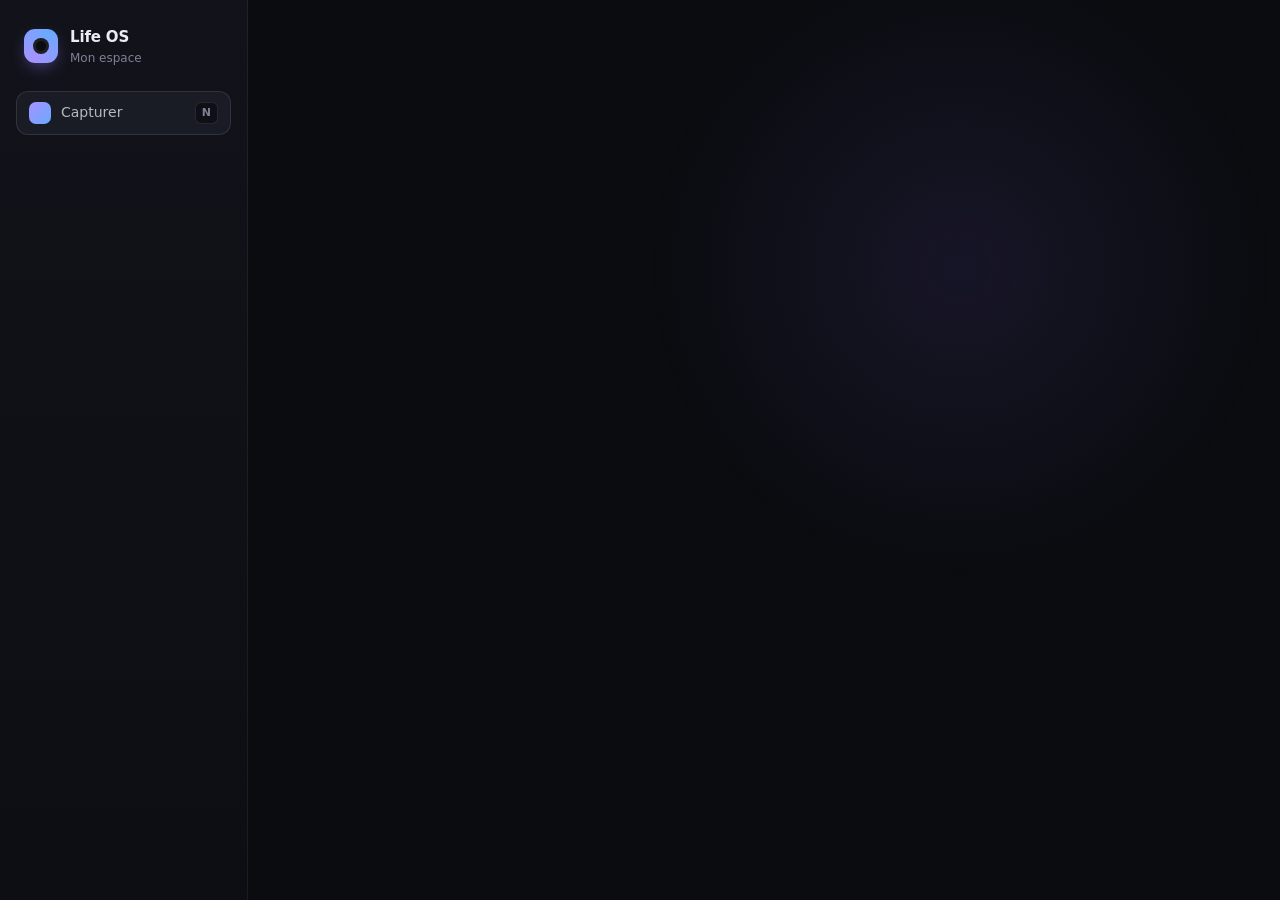
<file: index.html>
<!doctype html>
<html lang="fr"><head><meta charset="utf-8"><title>Life OS</title>
<meta http-equiv="refresh" content="0; url=lifeos/index.html"></head>
<body style="background:#0b0c10"><a href="lifeos/index.html" style="color:#9d8cff">Ouvrir Life OS</a></body></html>
</file>
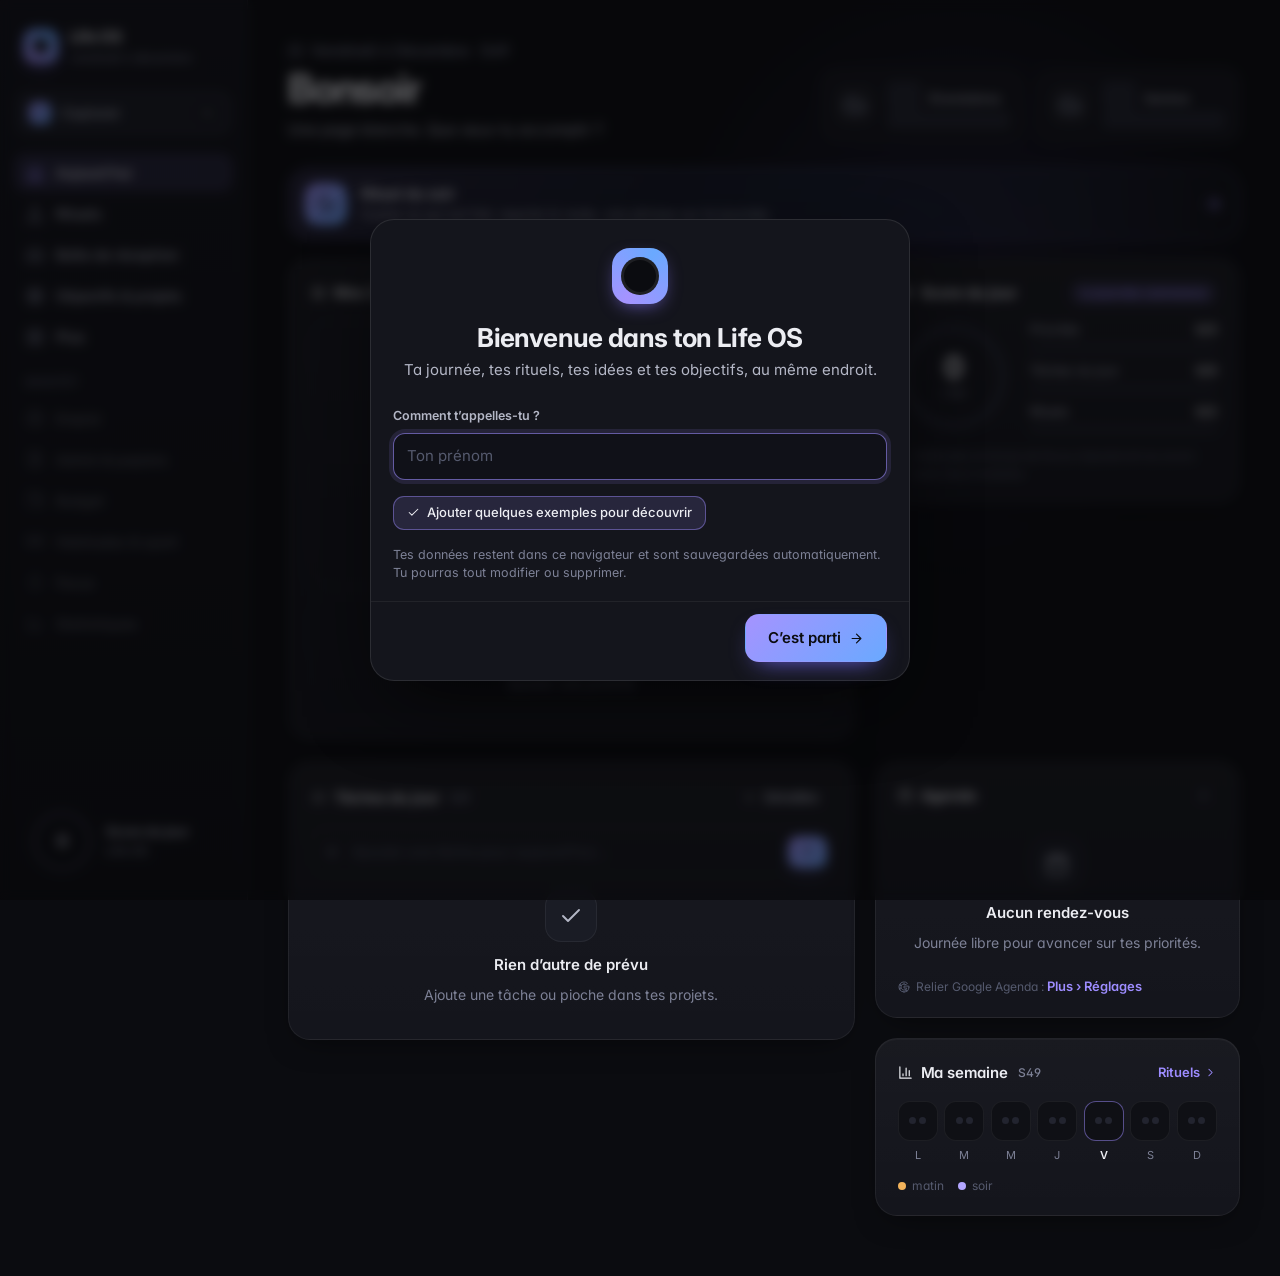
<file: lifeos/index.html>
<!doctype html>
<html lang="fr">
<head>
  <meta charset="utf-8" />
  <meta name="viewport" content="width=device-width, initial-scale=1, viewport-fit=cover" />
  <title>Life OS</title>
  <meta name="description" content="Mon tableau de bord personnel : journée, rituels, boîte de réception, objectifs et projets." />
  <meta name="theme-color" content="#0b0c10" />
  <meta name="apple-mobile-web-app-capable" content="yes" />
  <meta name="apple-mobile-web-app-status-bar-style" content="black-translucent" />
  <meta name="apple-mobile-web-app-title" content="Life OS" />
  <link rel="manifest" href="manifest.webmanifest" />
  <link rel="icon" href="assets/icon.svg" type="image/svg+xml" />
  <link rel="apple-touch-icon" href="assets/icon.svg" />
  <link rel="preconnect" href="https://fonts.googleapis.com" />
  <link rel="preconnect" href="https://fonts.gstatic.com" crossorigin />
  <link href="https://fonts.googleapis.com/css2?family=Inter:wght@400;500;600;700&display=swap" rel="stylesheet" />
  <link rel="stylesheet" href="assets/css/app.css" />
</head>
<body>
  <div class="app">
    <!-- Barre latérale (ordinateur) -->
    <aside class="sidebar" aria-label="Navigation principale">
      <div class="brand">
        <div class="brand-mark" aria-hidden="true"></div>
        <div>
          <div class="brand-name">Life OS</div>
          <div class="brand-sub" id="brand-sub">Mon espace</div>
        </div>
      </div>
      <button class="capture-btn" data-global="capture">
        <span class="ico" data-icon="plus"></span>
        <span>Capturer</span>
        <kbd>N</kbd>
      </button>
      <nav class="side-nav" id="side-nav"></nav>
      <div class="side-foot" id="side-foot"></div>
    </aside>

    <!-- Contenu -->
    <main class="main" id="main">
      <div class="view" id="view" tabindex="-1"></div>
    </main>

    <!-- Barre d'onglets (téléphone) -->
    <nav class="tabbar" id="tabbar" aria-label="Onglets"></nav>
    <button class="fab" data-global="capture" aria-label="Capture rapide"><span data-icon="plus"></span></button>
  </div>

  <div id="layer"></div>
  <div class="toasts" id="toasts" aria-live="polite"></div>

  <script src="assets/js/icons.js"></script>
  <script src="assets/js/utils.js"></script>
  <script src="assets/js/store.js"></script>
  <script src="assets/js/model.js"></script>
  <script src="assets/js/ui.js"></script>
  <script src="assets/js/services.js"></script>
  <script src="assets/js/components.js"></script>
  <script src="assets/js/views/today.js"></script>
  <script src="assets/js/views/rituals.js"></script>
  <script src="assets/js/views/inbox.js"></script>
  <script src="assets/js/views/projects.js"></script>
  <script src="assets/js/views/more.js"></script>
  <script src="assets/js/app.js"></script>
</body>
</html>
</file>
<file: lifeos/assets/css/app.css>
/* ==========================================================================
   Life OS — thème sombre
   ========================================================================== */
:root {
  --bg: #0b0c10;
  --bg-2: #0f1015;
  --surface: #14151c;
  --surface-2: #1a1c25;
  --surface-3: #22242f;
  --line: rgba(255, 255, 255, 0.06);
  --line-2: rgba(255, 255, 255, 0.1);
  --text: #ecedf2;
  --text-2: #b4b7c6;
  --muted: #7d8196;
  --faint: #555a6e;

  --accent: #9d8cff;
  --accent-2: #5fa8ff;
  --accent-soft: rgba(157, 140, 255, 0.14);
  --grad: linear-gradient(135deg, #a593ff 0%, #6aa9ff 100%);

  --ok: #4fd1a1;
  --ok-soft: rgba(79, 209, 161, 0.14);
  --warn: #f2b35b;
  --warn-soft: rgba(242, 179, 91, 0.14);
  --danger: #ff6b7a;
  --danger-soft: rgba(255, 107, 122, 0.14);

  --r-xs: 8px;
  --r-sm: 12px;
  --r: 16px;
  --r-lg: 22px;
  --r-xl: 28px;

  --shadow: 0 1px 0 rgba(255, 255, 255, 0.03) inset, 0 10px 30px -12px rgba(0, 0, 0, 0.6);
  --shadow-lg: 0 30px 80px -20px rgba(0, 0, 0, 0.75);

  --ease: cubic-bezier(0.22, 1, 0.36, 1);
  --spring: cubic-bezier(0.34, 1.56, 0.64, 1);

  --sidebar-w: 248px;
  --tabbar-h: 64px;
  --safe-b: env(safe-area-inset-bottom, 0px);
  --font: "Inter", ui-sans-serif, system-ui, -apple-system, "Segoe UI", Roboto, sans-serif;
  color-scheme: dark;
}

* { box-sizing: border-box; }
html, body { margin: 0; padding: 0; }
html { -webkit-text-size-adjust: 100%; }
body {
  background: var(--bg);
  color: var(--text);
  font-family: var(--font);
  font-size: 15px;
  line-height: 1.5;
  -webkit-font-smoothing: antialiased;
  -moz-osx-font-smoothing: grayscale;
  font-feature-settings: "cv11", "ss01";
  overflow-x: hidden;
}
body::before {
  content: "";
  position: fixed;
  inset: -20% -10% auto auto;
  width: 70vw; height: 70vw;
  max-width: 900px; max-height: 900px;
  background: radial-gradient(closest-side, rgba(130, 110, 255, 0.10), transparent 70%);
  pointer-events: none;
  z-index: 0;
}
button, input, textarea, select { font: inherit; color: inherit; }
button { cursor: pointer; background: none; border: 0; padding: 0; -webkit-tap-highlight-color: transparent; }
a { color: inherit; text-decoration: none; }
::selection { background: rgba(157, 140, 255, 0.35); }
.ico, [data-icon] { display: inline-flex; align-items: center; justify-content: center; flex: none; }
svg.i { width: 1em; height: 1em; stroke: currentColor; fill: none; stroke-width: 1.9; stroke-linecap: round; stroke-linejoin: round; }
.num { font-variant-numeric: tabular-nums; }
.muted { color: var(--muted); }
.sr-only { position: absolute; width: 1px; height: 1px; overflow: hidden; clip: rect(0 0 0 0); white-space: nowrap; }

:focus-visible { outline: 2px solid var(--accent); outline-offset: 2px; border-radius: 8px; }

/* Scrollbars discrètes */
* { scrollbar-width: thin; scrollbar-color: #2a2d3a transparent; }
*::-webkit-scrollbar { width: 10px; height: 10px; }
*::-webkit-scrollbar-thumb { background: #262935; border-radius: 10px; border: 3px solid var(--bg); }

/* ==========================================================================
   Structure
   ========================================================================== */
.app { position: relative; z-index: 1; min-height: 100vh; }
.main {
  min-height: 100vh;
  padding: 0 16px calc(var(--tabbar-h) + var(--safe-b) + 40px);
}
.view { max-width: 1180px; margin: 0 auto; outline: none; }
.view.enter > * { animation: rise .5s var(--ease) both; }
.view.enter > *:nth-child(2) { animation-delay: .04s; }
.view.enter > *:nth-child(3) { animation-delay: .08s; }
.view.enter > *:nth-child(4) { animation-delay: .12s; }
.view.enter > *:nth-child(5) { animation-delay: .16s; }
@keyframes rise { from { opacity: 0; transform: translateY(10px); } to { opacity: 1; transform: none; } }
@keyframes fade { from { opacity: 0; } to { opacity: 1; } }

/* Barre latérale */
.sidebar { display: none; }
@media (min-width: 900px) {
  .sidebar {
    display: flex; flex-direction: column; gap: 6px;
    position: fixed; top: 0; left: 0; bottom: 0;
    width: var(--sidebar-w);
    padding: 22px 14px 18px;
    background: linear-gradient(180deg, rgba(20, 21, 28, 0.85), rgba(14, 15, 20, 0.85));
    border-right: 1px solid var(--line);
    backdrop-filter: blur(20px);
    z-index: 20;
  }
  .main { margin-left: var(--sidebar-w); padding: 0 40px 60px; }
  .tabbar, .fab { display: none !important; }
}
.brand { display: flex; align-items: center; gap: 12px; padding: 4px 10px 18px; }
.brand-mark {
  width: 34px; height: 34px; border-radius: 11px;
  background: conic-gradient(from 210deg, #a593ff, #6aa9ff, #a593ff);
  position: relative; box-shadow: 0 6px 18px -6px rgba(140, 120, 255, .7);
}
.brand-mark::after { content: ""; position: absolute; inset: 9px; border-radius: 50%; background: var(--bg); box-shadow: 0 0 0 3px rgba(255,255,255,.08) inset; }
.brand-name { font-weight: 700; letter-spacing: -0.01em; }
.brand-sub { font-size: 12px; color: var(--muted); }

.capture-btn {
  display: flex; align-items: center; gap: 10px;
  padding: 10px 12px; margin: 0 2px 12px;
  border-radius: var(--r-sm);
  background: var(--surface-2); border: 1px solid var(--line-2);
  color: var(--text-2); font-weight: 500; font-size: 14px;
  transition: border-color .2s, background .2s, color .2s;
}
.capture-btn:hover { border-color: rgba(157,140,255,.4); color: var(--text); background: var(--surface-3); }
.capture-btn .ico { width: 22px; height: 22px; border-radius: 7px; background: var(--grad); color: #0b0c10; font-size: 14px; }
.capture-btn kbd { margin-left: auto; }
kbd {
  font-family: var(--font); font-size: 11px; font-weight: 600; color: var(--muted);
  padding: 2px 6px; border-radius: 6px; border: 1px solid var(--line-2); background: var(--bg-2);
}

.side-nav { display: flex; flex-direction: column; gap: 2px; }
.side-label { font-size: 11px; text-transform: uppercase; letter-spacing: .08em; color: var(--faint); padding: 16px 12px 6px; font-weight: 600; }
.nav-item {
  display: flex; align-items: center; gap: 12px;
  padding: 9px 12px; border-radius: var(--r-sm);
  color: var(--text-2); font-weight: 500; font-size: 14px;
  transition: background .2s, color .2s;
  position: relative;
}
.nav-item .ico { font-size: 18px; color: var(--muted); transition: color .2s; }
.nav-item:hover { background: rgba(255,255,255,.03); color: var(--text); }
.nav-item.active { background: var(--accent-soft); color: var(--text); }
.nav-item.active .ico { color: var(--accent); }
.nav-item.soon { opacity: .45; cursor: default; }
.nav-item.soon:hover { background: none; color: var(--text-2); }
.nav-badge {
  margin-left: auto; min-width: 20px; height: 20px; padding: 0 6px;
  border-radius: 10px; font-size: 11px; font-weight: 600;
  display: inline-flex; align-items: center; justify-content: center;
  background: var(--surface-3); color: var(--text-2);
}
.nav-item.active .nav-badge { background: rgba(157,140,255,.25); color: #fff; }
.side-foot { margin-top: auto; padding: 0 4px; }

/* Barre d'onglets mobile */
.tabbar {
  position: fixed; left: 0; right: 0; bottom: 0; z-index: 30;
  display: grid; grid-template-columns: repeat(5, 1fr);
  height: calc(var(--tabbar-h) + var(--safe-b));
  padding-bottom: var(--safe-b);
  background: rgba(14, 15, 20, 0.82);
  backdrop-filter: blur(24px) saturate(1.4);
  -webkit-backdrop-filter: blur(24px) saturate(1.4);
  border-top: 1px solid var(--line);
}
.tab {
  display: flex; flex-direction: column; align-items: center; justify-content: center; gap: 3px;
  color: var(--muted); font-size: 10.5px; font-weight: 500; position: relative;
  transition: color .2s;
}
.tab .ico { font-size: 21px; transition: transform .3s var(--spring); }
.tab.active { color: var(--text); }
.tab.active .ico { color: var(--accent); transform: translateY(-1px) scale(1.06); }
.tab .dot {
  position: absolute; top: 9px; left: calc(50% + 8px);
  min-width: 16px; height: 16px; padding: 0 4px; border-radius: 8px;
  background: var(--accent); color: #0b0c10; font-size: 10px; font-weight: 700;
  display: flex; align-items: center; justify-content: center;
}
.fab {
  position: fixed; right: 18px; bottom: calc(var(--tabbar-h) + var(--safe-b) + 16px); z-index: 31;
  width: 56px; height: 56px; border-radius: 18px;
  background: var(--grad); color: #0b0c10; font-size: 26px;
  box-shadow: 0 14px 30px -10px rgba(120, 110, 255, .8), 0 0 0 1px rgba(255,255,255,.15) inset;
  transition: transform .25s var(--spring);
}
.fab:active { transform: scale(.92); }
body.ritual-open .fab { display: none; }

/* ==========================================================================
   En-têtes de page
   ========================================================================== */
.page-head { padding: 26px 0 18px; display: flex; align-items: flex-end; gap: 16px; flex-wrap: wrap; }
@media (min-width: 900px) { .page-head { padding: 40px 0 26px; } }
.page-head .grow { flex: 1; min-width: 200px; }
.eyebrow { font-size: 12px; font-weight: 600; letter-spacing: .08em; text-transform: uppercase; color: var(--muted); margin-bottom: 6px; }
.h1 { font-size: 28px; line-height: 1.15; font-weight: 700; letter-spacing: -0.025em; margin: 0; }
@media (min-width: 900px) { .h1 { font-size: 34px; } }
.lead { color: var(--text-2); margin: 6px 0 0; }
.h2 { font-size: 15px; font-weight: 600; margin: 0; letter-spacing: -0.005em; display: flex; align-items: center; gap: 8px; }
.h2 .ico { color: var(--muted); font-size: 16px; }
.count { font-size: 12px; color: var(--muted); font-weight: 500; }

/* ==========================================================================
   Cartes
   ========================================================================== */
.card {
  background: linear-gradient(180deg, rgba(255,255,255,.018), rgba(255,255,255,0)) , var(--surface);
  border: 1px solid var(--line);
  border-radius: var(--r-lg);
  box-shadow: var(--shadow);
  padding: 18px;
}
@media (min-width: 900px) { .card { padding: 20px 22px; } }
.card-head { display: flex; align-items: center; gap: 10px; margin-bottom: 14px; min-height: 28px; }
.card-head .spacer { flex: 1; }
.card.flat { box-shadow: none; }
.card.tight { padding: 14px; }
.stack { display: flex; flex-direction: column; gap: 16px; }
.row { display: flex; align-items: center; gap: 10px; }
.wrap { flex-wrap: wrap; }
.spacer { flex: 1; }

/* ==========================================================================
   Boutons
   ========================================================================== */
.btn {
  display: inline-flex; align-items: center; justify-content: center; gap: 8px;
  height: 40px; padding: 0 16px; border-radius: 12px;
  font-weight: 600; font-size: 14px; white-space: nowrap;
  background: var(--surface-2); border: 1px solid var(--line-2); color: var(--text);
  transition: transform .15s var(--ease), background .2s, border-color .2s, opacity .2s, box-shadow .2s;
}
.btn:hover { background: var(--surface-3); }
.btn:active { transform: scale(.97); }
.btn .ico { font-size: 16px; }
.btn.primary { background: var(--grad); color: #0b0c10; border-color: transparent; box-shadow: 0 10px 24px -12px rgba(120,110,255,.9); }
.btn.primary:hover { filter: brightness(1.06); }
.btn.ghost { background: transparent; border-color: transparent; color: var(--text-2); }
.btn.ghost:hover { background: rgba(255,255,255,.04); color: var(--text); }
.btn.danger { color: var(--danger); }
.btn.danger:hover { background: var(--danger-soft); border-color: rgba(255,107,122,.3); }
.btn.sm { height: 32px; padding: 0 12px; font-size: 13px; border-radius: 10px; }
.btn.lg { height: 48px; padding: 0 22px; font-size: 15px; border-radius: 14px; }
.btn.block { width: 100%; }
.btn[disabled] { opacity: .4; pointer-events: none; }

.icon-btn {
  width: 34px; height: 34px; border-radius: 10px; flex: none;
  display: inline-flex; align-items: center; justify-content: center;
  color: var(--muted); font-size: 17px;
  transition: background .2s, color .2s, transform .15s;
}
.icon-btn:hover { background: rgba(255,255,255,.05); color: var(--text); }
.icon-btn:active { transform: scale(.9); }
.icon-btn.sm { width: 28px; height: 28px; font-size: 15px; border-radius: 8px; }

.link-btn { color: var(--accent); font-weight: 600; font-size: 13px; display: inline-flex; align-items: center; gap: 4px; }
.link-btn:hover { text-decoration: underline; text-underline-offset: 3px; }

/* Puces / chips */
.chips { display: flex; gap: 8px; flex-wrap: wrap; }
.chips.scroll { flex-wrap: nowrap; overflow-x: auto; padding-bottom: 4px; margin: 0 -16px; padding-left: 16px; padding-right: 16px; scrollbar-width: none; }
.chips.scroll::-webkit-scrollbar { display: none; }
@media (min-width: 900px) { .chips.scroll { margin: 0; padding-left: 0; padding-right: 0; flex-wrap: wrap; } }
.chip {
  display: inline-flex; align-items: center; gap: 7px; flex: none;
  height: 34px; padding: 0 13px; border-radius: 11px;
  background: var(--surface); border: 1px solid var(--line-2);
  font-size: 13px; font-weight: 500; color: var(--text-2);
  transition: background .2s, border-color .2s, color .2s, transform .15s;
}
.chip:hover { color: var(--text); border-color: rgba(255,255,255,.16); }
.chip:active { transform: scale(.96); }
.chip.on { background: var(--accent-soft); border-color: rgba(157,140,255,.45); color: var(--text); }
.chip .ico { font-size: 14px; }
.chip .n { color: var(--muted); font-size: 12px; }

.tag {
  display: inline-flex; align-items: center; gap: 5px;
  font-size: 12px; font-weight: 500; color: var(--muted);
  white-space: nowrap; max-width: 100%; overflow: hidden; text-overflow: ellipsis;
}
.tag .ico { font-size: 12px; }
.tag.late { color: var(--danger); }
.tag.today { color: var(--accent); }
.pill {
  display: inline-flex; align-items: center; gap: 6px;
  height: 24px; padding: 0 10px; border-radius: 999px;
  font-size: 12px; font-weight: 600;
  background: var(--surface-3); color: var(--text-2);
}
.pill.ok { background: var(--ok-soft); color: var(--ok); }
.pill.warn { background: var(--warn-soft); color: var(--warn); }
.pill.danger { background: var(--danger-soft); color: var(--danger); }
.pill.accent { background: var(--accent-soft); color: var(--accent); }
.dot-c { width: 8px; height: 8px; border-radius: 50%; flex: none; background: var(--c, var(--accent)); }

/* ==========================================================================
   Formulaires
   ========================================================================== */
.field { display: flex; flex-direction: column; gap: 7px; }
.field > label, .label { font-size: 12.5px; font-weight: 600; color: var(--text-2); }
.input, .textarea, .select {
  width: 100%; border-radius: 12px; border: 1px solid var(--line-2);
  background: var(--bg-2); color: var(--text);
  padding: 11px 13px; font-size: 15px; outline: none;
  transition: border-color .2s, box-shadow .2s, background .2s;
}
.input::placeholder, .textarea::placeholder { color: var(--faint); }
.input:focus, .textarea:focus, .select:focus { border-color: rgba(157,140,255,.6); box-shadow: 0 0 0 4px rgba(157,140,255,.12); background: #101118; }
.textarea { resize: vertical; min-height: 84px; line-height: 1.5; }
.select { appearance: none; background-image: linear-gradient(45deg, transparent 50%, var(--muted) 50%), linear-gradient(135deg, var(--muted) 50%, transparent 50%); background-position: calc(100% - 18px) 50%, calc(100% - 13px) 50%; background-size: 5px 5px; background-repeat: no-repeat; padding-right: 36px; }
.input[type="date"], .input[type="time"] { min-height: 46px; }
.input[type="date"]::-webkit-calendar-picker-indicator, .input[type="time"]::-webkit-calendar-picker-indicator { filter: invert(.75); }
.grid-2 { display: grid; grid-template-columns: 1fr 1fr; gap: 12px; }
.hint { font-size: 12.5px; color: var(--muted); }

.seg { display: inline-flex; padding: 3px; gap: 2px; background: var(--bg-2); border: 1px solid var(--line-2); border-radius: 12px; }
.seg button { height: 32px; padding: 0 14px; border-radius: 9px; font-size: 13px; font-weight: 600; color: var(--muted); display: inline-flex; align-items: center; gap: 6px; transition: background .2s, color .2s; }
.seg button.on { background: var(--surface-3); color: var(--text); box-shadow: 0 1px 0 rgba(255,255,255,.05) inset; }
.seg.full { display: flex; }
.seg.full button { flex: 1; justify-content: center; }

/* Ajout rapide en ligne */
.quick-add {
  display: flex; align-items: center; gap: 10px;
  padding: 4px 4px 4px 12px; border-radius: 13px;
  border: 1px dashed var(--line-2); background: transparent;
  transition: border-color .2s, background .2s;
}
.quick-add:focus-within { border-style: solid; border-color: rgba(157,140,255,.5); background: var(--bg-2); }
.quick-add .ico { color: var(--muted); font-size: 16px; }
.quick-add input { flex: 1; min-width: 0; height: 38px; border: 0; outline: none; background: transparent; font-size: 14.5px; }
.quick-add input::placeholder { color: var(--faint); }

/* ==========================================================================
   Tâches
   ========================================================================== */
.tasks { display: flex; flex-direction: column; }
.task {
  display: flex; align-items: flex-start; gap: 12px;
  padding: 10px 6px 10px 4px; border-radius: 12px;
  transition: background .2s;
  position: relative;
}
.task + .task::before { content: ""; position: absolute; top: 0; left: 40px; right: 6px; height: 1px; background: var(--line); }
.task:hover { background: rgba(255,255,255,.025); }
.task-body { flex: 1; min-width: 0; cursor: pointer; padding-top: 1px; }
.task-title { font-size: 14.5px; font-weight: 500; line-height: 1.4; word-break: break-word; transition: color .25s; }
.task-meta { display: flex; flex-wrap: wrap; gap: 4px 12px; margin-top: 3px; }
.task.done .task-title { color: var(--faint); text-decoration: line-through; text-decoration-color: rgba(255,255,255,.2); }
.task .task-actions { display: flex; gap: 2px; opacity: 0; transition: opacity .2s; }
.task:hover .task-actions, .task:focus-within .task-actions { opacity: 1; }
@media (hover: none) { .task .task-actions { opacity: 1; } }
.task .icon-btn.star.on { color: var(--warn); }
.task .icon-btn.star.on svg { fill: var(--warn); }

.check {
  width: 24px; height: 24px; border-radius: 8px; flex: none; margin-top: 0;
  border: 1.8px solid #3a3e4f; background: transparent;
  display: inline-flex; align-items: center; justify-content: center;
  color: transparent; font-size: 15px;
  transition: border-color .2s, background .25s var(--ease), color .2s, transform .2s;
}
.check:hover { border-color: var(--accent); }
.check.round { border-radius: 50%; }
.check.on { background: var(--grad); border-color: transparent; color: #0b0c10; }
.check.on svg { stroke-width: 3; }
.check.pop { animation: pop .45s var(--spring); }
@keyframes pop { 0% { transform: scale(.7); } 60% { transform: scale(1.18); } 100% { transform: scale(1); } }
.check.lg { width: 28px; height: 28px; border-radius: 9px; font-size: 17px; }

.group-label { display: flex; align-items: center; gap: 8px; font-size: 12px; font-weight: 600; color: var(--muted); text-transform: uppercase; letter-spacing: .06em; padding: 14px 4px 4px; }
.group-label.late { color: var(--danger); }

/* ==========================================================================
   Accueil
   ========================================================================== */
.hero { padding: 26px 0 20px; display: grid; gap: 18px; }
@media (min-width: 900px) { .hero { padding: 40px 0 26px; grid-template-columns: 1fr auto; align-items: end; } }
.hero .date { color: var(--muted); font-weight: 500; text-transform: capitalize; margin-bottom: 4px; display: flex; align-items: center; gap: 8px; }
.hero h1 { font-size: 30px; line-height: 1.12; font-weight: 700; letter-spacing: -0.03em; margin: 0; }
@media (min-width: 900px) { .hero h1 { font-size: 40px; } }
.hero h1 .grad { background: var(--grad); -webkit-background-clip: text; background-clip: text; color: transparent; }
.hero .sub { color: var(--text-2); margin-top: 8px; }

.weather { display: grid; grid-template-columns: minmax(0,1fr) minmax(0,1fr); gap: 10px; }
@media (min-width: 900px) { .weather { width: 420px; } }
.wx {
  padding: 12px 14px; border-radius: var(--r);
  background: var(--surface); border: 1px solid var(--line);
  display: grid; grid-template-columns: auto 1fr; grid-template-rows: auto auto; column-gap: 12px; align-items: center;
}
.wx-ico { grid-row: span 2; width: 40px; height: 40px; border-radius: 12px; display: flex; align-items: center; justify-content: center; font-size: 22px; background: rgba(255,255,255,.04); color: var(--warn); }
.wx-ico.cloud { color: #a9b4d0; } .wx-ico.rain { color: #6aa9ff; } .wx-ico.snow { color: #dfe7ff; } .wx-ico.storm { color: #c9a0ff; } .wx-ico.night { color: #c8c3ff; }
.wx-top { display: flex; align-items: baseline; gap: 8px; min-width: 0; }
.wx-temp { font-size: 20px; font-weight: 700; letter-spacing: -0.02em; }
.wx-city { font-size: 12.5px; color: var(--text-2); font-weight: 500; overflow: hidden; text-overflow: ellipsis; white-space: nowrap; }
.wx-sub { font-size: 12px; color: var(--muted); white-space: nowrap; overflow: hidden; text-overflow: ellipsis; }
.wx.skeleton .wx-temp, .wx.skeleton .wx-sub { background: var(--surface-3); color: transparent; border-radius: 6px; }

.ritual-banner {
  display: flex; align-items: center; gap: 14px;
  padding: 14px 16px; border-radius: var(--r-lg);
  background: linear-gradient(120deg, rgba(165,147,255,.16), rgba(106,169,255,.08) 60%, rgba(255,255,255,.02));
  border: 1px solid rgba(157,140,255,.25);
  margin-bottom: 18px;
  cursor: pointer; transition: transform .2s var(--ease), border-color .2s;
}
.ritual-banner:hover { border-color: rgba(157,140,255,.45); }
.ritual-banner:active { transform: scale(.99); }
.ritual-banner .rb-ico { width: 42px; height: 42px; border-radius: 13px; background: var(--grad); color: #0b0c10; display: flex; align-items: center; justify-content: center; font-size: 21px; flex: none; }
.ritual-banner .rb-t { font-weight: 600; }
.ritual-banner .rb-s { font-size: 13px; color: var(--text-2); }
.ritual-banner .ico.go { margin-left: auto; color: var(--accent); font-size: 20px; }

.today-grid { display: grid; gap: 16px; grid-template-columns: minmax(0, 1fr); grid-template-areas: "prio" "agenda" "tasks" "score" "week"; }
@media (min-width: 1000px) {
  .today-grid { grid-template-columns: minmax(0, 1.55fr) minmax(0, 1fr); grid-template-areas: "prio score" "tasks agenda" "tasks week"; align-items: start; gap: 20px; }
}
.a-prio { grid-area: prio; } .a-tasks { grid-area: tasks; } .a-agenda { grid-area: agenda; } .a-score { grid-area: score; } .a-week { grid-area: week; }

/* Priorités */
.prios { display: grid; gap: 10px; }
.prio {
  display: flex; align-items: center; gap: 14px;
  padding: 14px; border-radius: var(--r);
  background: var(--bg-2); border: 1px solid var(--line);
  transition: border-color .2s, background .2s, transform .2s var(--ease);
  min-height: 64px;
}
.prio .rank { width: 26px; font-size: 13px; font-weight: 700; color: var(--faint); text-align: center; flex: none; }
.prio .p-body { flex: 1; min-width: 0; cursor: pointer; }
.prio .p-title { font-weight: 600; font-size: 15px; line-height: 1.35; word-break: break-word; }
.prio.done { background: linear-gradient(90deg, rgba(79,209,161,.08), transparent); border-color: rgba(79,209,161,.18); }
.prio.done .p-title { color: var(--text-2); text-decoration: line-through; text-decoration-color: rgba(255,255,255,.25); }
.prio.empty { border-style: dashed; border-color: var(--line-2); background: transparent; cursor: pointer; color: var(--muted); }
.prio.empty:hover { border-color: rgba(157,140,255,.45); color: var(--text); background: rgba(157,140,255,.04); }
.prio.empty .p-title { font-weight: 500; font-size: 14px; color: inherit; }
.prio-done-all { display: flex; align-items: center; gap: 10px; margin-top: 12px; padding: 10px 12px; border-radius: 12px; background: var(--ok-soft); color: var(--ok); font-weight: 600; font-size: 13.5px; animation: rise .5s var(--ease); }

/* Score */
.score-wrap { display: flex; align-items: center; gap: 20px; }
.ring { position: relative; width: 112px; height: 112px; flex: none; }
.ring svg { width: 100%; height: 100%; transform: rotate(-90deg); }
.ring .track { stroke: var(--surface-3); }
.ring .bar { stroke: url(#ringGrad); stroke-linecap: round; transition: stroke-dashoffset 1s var(--ease); }
.ring .val { position: absolute; inset: 0; display: flex; flex-direction: column; align-items: center; justify-content: center; }
.ring .val b { font-size: 30px; font-weight: 700; letter-spacing: -0.03em; line-height: 1; }
.ring .val span { font-size: 11px; color: var(--muted); margin-top: 3px; }
.ring.sm { width: 64px; height: 64px; }
.ring.sm .val b { font-size: 17px; }
.ring.lg { width: 150px; height: 150px; }
.ring.lg .val b { font-size: 40px; }
.meters { flex: 1; display: flex; flex-direction: column; gap: 11px; min-width: 0; }
.meter-top { display: flex; justify-content: space-between; font-size: 12.5px; margin-bottom: 5px; color: var(--text-2); }
.meter-top b { font-weight: 600; color: var(--text); }
.bar-track { height: 6px; border-radius: 6px; background: var(--surface-3); overflow: hidden; }
.bar-fill { height: 100%; border-radius: 6px; background: var(--grad); transition: width .8s var(--ease); }
.bar-fill.ok { background: linear-gradient(90deg, #3fbf8f, #6fe0b6); }
.bar-track.lg { height: 10px; border-radius: 10px; }
.score-note { margin-top: 14px; font-size: 12px; color: var(--faint); display: flex; gap: 6px; align-items: center; }

/* Agenda */
.events { display: flex; flex-direction: column; gap: 8px; }
.event {
  display: grid; grid-template-columns: 54px 3px 1fr; gap: 12px; align-items: stretch;
  padding: 10px 10px 10px 4px; border-radius: 12px; cursor: pointer;
  transition: background .2s;
}
.event:hover { background: rgba(255,255,255,.03); }
.event .t { font-size: 13px; font-weight: 600; text-align: right; padding-top: 1px; line-height: 1.3; }
.event .t small { display: block; color: var(--muted); font-weight: 500; font-size: 11.5px; }
.event .bar { border-radius: 3px; background: var(--c, var(--accent)); opacity: .9; }
.event .e-title { font-weight: 600; font-size: 14px; line-height: 1.35; }
.event .e-sub { font-size: 12.5px; color: var(--muted); display: flex; gap: 10px; flex-wrap: wrap; margin-top: 2px; }
.event.past { opacity: .45; }
.event.now { background: rgba(157,140,255,.08); }
.event.now .t { color: var(--accent); }
.src-badge { font-size: 10.5px; font-weight: 600; padding: 1px 6px; border-radius: 5px; background: var(--surface-3); color: var(--muted); }

/* Vides */
.empty {
  display: flex; flex-direction: column; align-items: center; text-align: center; gap: 8px;
  padding: 26px 16px; color: var(--muted); font-size: 14px;
}
.empty .e-ico { width: 52px; height: 52px; border-radius: 16px; background: var(--surface-2); border: 1px solid var(--line); display: flex; align-items: center; justify-content: center; font-size: 24px; color: var(--text-2); margin-bottom: 4px; }
.empty b { color: var(--text); font-weight: 600; font-size: 15px; }
.empty.sm { padding: 14px 8px; }
.empty.big { padding: 56px 16px; }
.empty.big .e-ico { width: 72px; height: 72px; border-radius: 22px; font-size: 32px; background: linear-gradient(135deg, rgba(165,147,255,.18), rgba(106,169,255,.08)); border-color: rgba(157,140,255,.25); color: var(--accent); }

/* ==========================================================================
   Rituels
   ========================================================================== */
.rituals-grid { display: grid; gap: 14px; grid-template-columns: minmax(0, 1fr); }
@media (min-width: 760px) { .rituals-grid { grid-template-columns: repeat(3, 1fr); } }
.ritual-card {
  position: relative; overflow: hidden; cursor: pointer;
  padding: 20px; border-radius: var(--r-lg);
  background: var(--surface); border: 1px solid var(--line);
  display: flex; flex-direction: column; gap: 10px; min-height: 190px;
  transition: transform .25s var(--ease), border-color .25s;
}
.ritual-card:hover { transform: translateY(-2px); border-color: var(--line-2); }
.ritual-card::before { content: ""; position: absolute; inset: auto -30% -60% auto; width: 240px; height: 240px; border-radius: 50%; background: radial-gradient(closest-side, var(--glow), transparent); opacity: .5; pointer-events: none; }
.ritual-card .rc-ico { width: 46px; height: 46px; border-radius: 14px; display: flex; align-items: center; justify-content: center; font-size: 22px; background: var(--glow-soft); color: var(--glow-c); }
.ritual-card .rc-t { font-size: 18px; font-weight: 700; letter-spacing: -0.01em; }
.ritual-card .rc-s { color: var(--text-2); font-size: 13.5px; flex: 1; }
.ritual-card .rc-foot { display: flex; align-items: center; gap: 8px; }
.ritual-card.suggested { border-color: rgba(157,140,255,.4); box-shadow: 0 0 0 4px rgba(157,140,255,.06); }
.r-morning { --glow: rgba(242,179,91,.35); --glow-soft: rgba(242,179,91,.14); --glow-c: #f2b35b; }
.r-evening { --glow: rgba(157,140,255,.4); --glow-soft: rgba(157,140,255,.15); --glow-c: #b3a6ff; }
.r-week { --glow: rgba(79,209,161,.35); --glow-soft: rgba(79,209,161,.13); --glow-c: #4fd1a1; }

.streak-row { display: flex; gap: 6px; }
.streak-day { flex: 1; display: flex; flex-direction: column; align-items: center; gap: 6px; font-size: 11px; color: var(--muted); }
.streak-day .sd { width: 100%; max-width: 40px; height: 40px; border-radius: 12px; background: var(--bg-2); border: 1px solid var(--line); display: flex; align-items: center; justify-content: center; gap: 3px; }
.streak-day .sd i { width: 7px; height: 7px; border-radius: 50%; background: var(--surface-3); }
.streak-day .sd i.m.on { background: #f2b35b; }
.streak-day .sd i.e.on { background: #b3a6ff; }
.streak-day.today .sd { border-color: rgba(157,140,255,.5); }
.streak-day.today { color: var(--text); font-weight: 600; }

.journal { display: flex; flex-direction: column; }
.j-item { display: grid; grid-template-columns: 78px 1fr; gap: 14px; padding: 12px 4px; border-top: 1px solid var(--line); }
.j-item:first-child { border-top: 0; }
.j-date { font-size: 12.5px; color: var(--muted); font-weight: 500; text-transform: capitalize; }
.j-text { font-size: 14.5px; line-height: 1.5; }
.mood-dot { display: inline-block; width: 8px; height: 8px; border-radius: 50%; margin-right: 8px; vertical-align: middle; }

/* Flux guidé (plein écran) */
.flow {
  position: fixed; inset: 0; z-index: 60;
  background: radial-gradient(1200px 600px at 80% -10%, rgba(130,110,255,.14), transparent 60%), var(--bg);
  display: flex; flex-direction: column;
  animation: fade .3s var(--ease);
}
.flow-top { display: flex; align-items: center; gap: 12px; padding: 14px 16px; padding-top: max(14px, env(safe-area-inset-top)); max-width: 760px; width: 100%; margin: 0 auto; }
.flow-progress { flex: 1; display: flex; gap: 6px; }
.flow-progress i { flex: 1; height: 4px; border-radius: 4px; background: var(--surface-3); overflow: hidden; position: relative; }
.flow-progress i::after { content: ""; position: absolute; inset: 0; background: var(--grad); transform: scaleX(0); transform-origin: left; transition: transform .5s var(--ease); }
.flow-progress i.on::after { transform: scaleX(1); }
.flow-body { flex: 1; overflow-y: auto; -webkit-overflow-scrolling: touch; }
.flow-inner { max-width: 760px; margin: 0 auto; padding: 18px 16px 30px; }
.flow-step { animation: rise .45s var(--ease) both; }
.flow-step.back { animation-name: riseBack; }
@keyframes riseBack { from { opacity: 0; transform: translateY(-10px); } to { opacity: 1; transform: none; } }
.flow-kicker { display: inline-flex; align-items: center; gap: 8px; font-size: 12.5px; font-weight: 600; color: var(--accent); letter-spacing: .02em; margin-bottom: 10px; }
.flow-title { font-size: 26px; font-weight: 700; letter-spacing: -0.025em; line-height: 1.2; margin: 0 0 6px; }
@media (min-width: 900px) { .flow-title { font-size: 32px; } }
.flow-sub { color: var(--text-2); margin: 0 0 22px; }
.flow-foot { border-top: 1px solid var(--line); background: rgba(11,12,16,.85); backdrop-filter: blur(16px); padding: 12px 16px calc(12px + var(--safe-b)); }
.flow-foot .in { max-width: 760px; margin: 0 auto; display: flex; gap: 10px; align-items: center; }
.flow-foot .in .btn.primary { margin-left: auto; min-width: 140px; }

.pick-list { display: flex; flex-direction: column; gap: 8px; }
.pick {
  display: flex; align-items: center; gap: 12px; text-align: left; width: 100%;
  padding: 12px 14px; border-radius: 14px; background: var(--surface); border: 1px solid var(--line);
  transition: border-color .2s, background .2s, transform .15s;
}
.pick:hover { border-color: var(--line-2); }
.pick:active { transform: scale(.99); }
.pick.on { border-color: rgba(157,140,255,.55); background: rgba(157,140,255,.08); }
.pick .badge-n { width: 26px; height: 26px; border-radius: 9px; flex: none; display: flex; align-items: center; justify-content: center; font-weight: 700; font-size: 13px; background: var(--surface-3); color: var(--faint); transition: background .2s, color .2s; }
.pick.on .badge-n { background: var(--grad); color: #0b0c10; }
.pick .pk-body { flex: 1; min-width: 0; }
.pick .pk-title { font-weight: 500; font-size: 14.5px; }

.report-item { padding: 12px 14px; border-radius: 14px; background: var(--surface); border: 1px solid var(--line); display: flex; flex-direction: column; gap: 10px; }
.report-item .ri-title { font-weight: 500; }
.report-item.resolved { opacity: .5; }
.report-actions { display: flex; gap: 6px; flex-wrap: wrap; }

.moods { display: grid; grid-template-columns: repeat(5, 1fr); gap: 8px; }
.mood {
  display: flex; flex-direction: column; align-items: center; gap: 6px;
  padding: 12px 4px; border-radius: 14px; background: var(--surface); border: 1px solid var(--line);
  font-size: 11.5px; color: var(--muted); font-weight: 500; transition: all .2s;
}
.mood i { width: 18px; height: 18px; border-radius: 50%; background: var(--m); opacity: .5; transition: opacity .2s, transform .3s var(--spring); }
.mood.on { border-color: var(--m); color: var(--text); background: color-mix(in srgb, var(--m) 10%, var(--surface)); }
.mood.on i { opacity: 1; transform: scale(1.2); }
.one-line { font-size: 18px; padding: 16px; min-height: 110px; }

.stat-grid { display: grid; grid-template-columns: repeat(2, 1fr); gap: 10px; }
@media (min-width: 640px) { .stat-grid { grid-template-columns: repeat(4, 1fr); } }
.stat { padding: 14px; border-radius: var(--r); background: var(--surface); border: 1px solid var(--line); }
.stat b { display: block; font-size: 24px; font-weight: 700; letter-spacing: -0.02em; }
.stat span { font-size: 12.5px; color: var(--muted); }

.celebrate { text-align: center; padding: 20px 0; }
.celebrate .ring { margin: 0 auto 18px; }

/* ==========================================================================
   Boîte de réception
   ========================================================================== */
.capture-box {
  display: flex; align-items: center; gap: 10px;
  padding: 8px 8px 8px 16px; border-radius: var(--r-lg);
  background: var(--surface); border: 1px solid var(--line-2);
  box-shadow: var(--shadow);
  transition: border-color .2s, box-shadow .2s;
}
.capture-box:focus-within { border-color: rgba(157,140,255,.55); box-shadow: 0 0 0 5px rgba(157,140,255,.1), var(--shadow); }
.capture-box input { flex: 1; min-width: 0; border: 0; outline: none; background: transparent; font-size: 16px; height: 44px; }
.capture-box input::placeholder { color: var(--faint); }
.capture-box .seg { flex: none; }
.inbox-item {
  display: flex; align-items: center; gap: 12px;
  padding: 12px 10px 12px 12px; border-radius: 14px;
  transition: background .2s, opacity .3s, transform .3s var(--ease);
}
.inbox-item:hover { background: rgba(255,255,255,.025); }
.inbox-item + .inbox-item { border-top: 1px solid var(--line); border-radius: 0; }
.inbox-item .k { width: 34px; height: 34px; border-radius: 11px; flex: none; display: flex; align-items: center; justify-content: center; font-size: 16px; background: var(--surface-2); color: var(--text-2); }
.inbox-item .k.idea { color: var(--warn); background: var(--warn-soft); }
.inbox-item .k.task { color: var(--accent); background: var(--accent-soft); }
.inbox-item .ib-body { flex: 1; min-width: 0; cursor: pointer; }
.inbox-item .ib-text { font-size: 14.5px; font-weight: 500; word-break: break-word; }
.inbox-item .ib-meta { font-size: 12px; color: var(--muted); }
.ib-quick { display: flex; gap: 4px; }
@media (max-width: 640px) { .ib-quick .hide-sm { display: none; } }
.inbox-zero { text-align: center; }

/* ==========================================================================
   Objectifs & projets
   ========================================================================== */
.domain-ico { width: 34px; height: 34px; border-radius: 11px; flex: none; display: flex; align-items: center; justify-content: center; font-size: 16px; color: var(--c); background: color-mix(in srgb, var(--c) 14%, transparent); }
.domain-ico.lg { width: 44px; height: 44px; border-radius: 14px; font-size: 20px; }
.domain-ico.sm { width: 24px; height: 24px; border-radius: 8px; font-size: 12px; }

.overview { display: grid; grid-template-columns: repeat(2, 1fr); gap: 10px; margin-bottom: 18px; }
@media (min-width: 760px) { .overview { grid-template-columns: repeat(4, 1fr); } }

.goals { display: grid; gap: 16px; grid-template-columns: minmax(0, 1fr); }
@media (min-width: 900px) { .goals { grid-template-columns: repeat(2, 1fr); } }
.goal { display: flex; flex-direction: column; gap: 14px; position: relative; overflow: hidden; }
.goal::after { content: ""; position: absolute; left: 0; top: 0; bottom: 0; width: 3px; background: var(--c); opacity: .8; }
.goal-head { display: flex; align-items: flex-start; gap: 12px; }
.goal-head .gh-body { flex: 1; min-width: 0; cursor: pointer; }
.goal-title { font-size: 16.5px; font-weight: 650; letter-spacing: -0.01em; line-height: 1.3; }
.goal-sub { font-size: 12.5px; color: var(--muted); display: flex; gap: 10px; flex-wrap: wrap; margin-top: 3px; }
.goal-progress { display: flex; align-items: center; gap: 12px; }
.goal-progress .bar-track { flex: 1; }
.goal-progress b { font-size: 13px; font-weight: 700; min-width: 38px; text-align: right; }
.goal .bar-fill { background: linear-gradient(90deg, color-mix(in srgb, var(--c) 70%, #fff 0%), var(--c)); }
.projects-mini { display: flex; flex-direction: column; gap: 2px; margin: 0 -8px; }
.pm {
  display: flex; align-items: center; gap: 12px; padding: 9px 8px; border-radius: 12px;
  transition: background .2s;
}
.pm:hover { background: rgba(255,255,255,.035); }
.pm .pm-name { flex: 1; min-width: 0; font-size: 14px; font-weight: 500; overflow: hidden; text-overflow: ellipsis; white-space: nowrap; }
.pm .pm-count { font-size: 12px; color: var(--muted); }
.pm .mini { width: 64px; height: 5px; }
.pm.done .pm-name { color: var(--muted); }
.goal-why { font-size: 13px; color: var(--text-2); font-style: italic; border-left: 2px solid var(--line-2); padding-left: 10px; }
.goal.done-goal { opacity: .7; }

.domain-section { margin-bottom: 26px; }
.domain-section-head { display: flex; align-items: center; gap: 10px; margin: 6px 0 12px; }
.domain-section-head h3 { font-size: 13px; text-transform: uppercase; letter-spacing: .08em; font-weight: 700; color: var(--text-2); margin: 0; }

/* Détail projet */
.crumbs { display: flex; align-items: center; gap: 6px; font-size: 13px; color: var(--muted); padding-top: 22px; flex-wrap: wrap; }
.crumbs a:hover { color: var(--text); }
.crumbs .ico { font-size: 14px; }
.project-head { padding: 12px 0 18px; display: flex; gap: 14px; align-items: flex-start; flex-wrap: wrap; }
.project-head .ph-body { flex: 1; min-width: 220px; }
.project-progress { display: flex; align-items: center; gap: 14px; margin-top: 14px; }
.project-progress .bar-track { flex: 1; max-width: 420px; }
.project-progress b { font-size: 14px; }

.board {
  display: grid; grid-auto-flow: column; grid-auto-columns: 86%;
  gap: 12px; overflow-x: auto; scroll-snap-type: x mandatory;
  margin: 0 -16px; padding: 4px 16px 16px;
  scrollbar-width: none;
}
.board::-webkit-scrollbar { display: none; }
@media (min-width: 760px) { .board { grid-auto-flow: initial; grid-template-columns: repeat(3, minmax(0, 1fr)); margin: 0; padding: 4px 0 16px; overflow: visible; } }
.col {
  scroll-snap-align: start;
  background: var(--bg-2); border: 1px solid var(--line); border-radius: var(--r-lg);
  padding: 12px; display: flex; flex-direction: column; gap: 8px; min-height: 220px;
  transition: border-color .2s, background .2s;
}
.col.drop { border-color: rgba(157,140,255,.55); background: rgba(157,140,255,.05); }
.col-head { display: flex; align-items: center; gap: 8px; padding: 2px 4px 6px; }
.col-head .t { font-size: 13px; font-weight: 700; }
.col-head .dot-c { width: 8px; height: 8px; }
.col-cards { display: flex; flex-direction: column; gap: 8px; min-height: 40px; flex: 1; }
.kcard {
  background: var(--surface); border: 1px solid var(--line); border-radius: 14px;
  padding: 12px 12px 11px; cursor: grab; user-select: none; -webkit-user-select: none;
  transition: border-color .2s, transform .2s var(--ease), box-shadow .2s, opacity .2s;
  touch-action: manipulation;
  -webkit-touch-callout: none;
}
.kcard:hover { border-color: var(--line-2); }
.kcard .kc-title { font-size: 14px; font-weight: 500; line-height: 1.4; word-break: break-word; }
.kcard .kc-meta { display: flex; flex-wrap: wrap; gap: 4px 10px; margin-top: 7px; align-items: center; }
.kcard.done .kc-title { color: var(--muted); text-decoration: line-through; text-decoration-color: rgba(255,255,255,.2); }
.kcard.ghost-src { opacity: .3; }
.kcard.lifting { transform: scale(1.02); border-color: rgba(157,140,255,.5); }
.drag-ghost {
  position: fixed; z-index: 100; pointer-events: none;
  transform: rotate(2deg) scale(1.03);
  box-shadow: var(--shadow-lg), 0 0 0 1px rgba(157,140,255,.5);
  cursor: grabbing; opacity: .97;
}
.drop-ph { height: 4px; border-radius: 4px; background: var(--grad); margin: -2px 0; box-shadow: 0 0 12px rgba(157,140,255,.6); }
.col .quick-add { margin-top: 2px; }
.col-ideas { margin-top: 22px; }
.board-hint { font-size: 12px; color: var(--faint); display: flex; align-items: center; gap: 6px; margin-top: 6px; }

.idea-row { display: flex; gap: 12px; align-items: center; padding: 10px 4px; border-top: 1px solid var(--line); }
.idea-row:first-child { border-top: 0; }
.idea-row .ico { color: var(--warn); }
.idea-row .t { flex: 1; font-size: 14px; }

/* Domaine sélecteur */
.domain-pick { display: grid; grid-template-columns: repeat(auto-fill, minmax(118px, 1fr)); gap: 8px; }
.domain-pick button { display: flex; align-items: center; gap: 8px; padding: 9px 10px; border-radius: 12px; background: var(--bg-2); border: 1px solid var(--line-2); font-size: 13px; font-weight: 500; color: var(--text-2); transition: all .2s; }
.domain-pick button .ico { color: var(--c); }
.domain-pick button.on { border-color: var(--c); color: var(--text); background: color-mix(in srgb, var(--c) 12%, var(--bg-2)); }

/* ==========================================================================
   Plus / réglages
   ========================================================================== */
.module-grid { display: grid; gap: 12px; grid-template-columns: repeat(2, 1fr); }
@media (min-width: 760px) { .module-grid { grid-template-columns: repeat(4, 1fr); } }
.module {
  padding: 16px; border-radius: var(--r); background: var(--surface); border: 1px solid var(--line);
  display: flex; flex-direction: column; gap: 10px; min-height: 120px; position: relative;
}
.module .m-ico { width: 38px; height: 38px; border-radius: 12px; display: flex; align-items: center; justify-content: center; font-size: 18px; color: var(--c); background: color-mix(in srgb, var(--c) 13%, transparent); }
.module .m-t { font-weight: 600; font-size: 14px; }
.module .m-s { font-size: 12px; color: var(--muted); line-height: 1.4; }
.module .soon-tag { position: absolute; top: 14px; right: 14px; font-size: 10.5px; font-weight: 700; letter-spacing: .04em; text-transform: uppercase; color: var(--faint); }
.links-grid { display: grid; gap: 10px; grid-template-columns: repeat(auto-fill, minmax(150px, 1fr)); }
.qlink { display: flex; align-items: center; gap: 10px; padding: 12px; border-radius: 14px; background: var(--bg-2); border: 1px solid var(--line); font-weight: 500; font-size: 14px; transition: border-color .2s, transform .2s var(--ease); position: relative; }
.qlink:hover { border-color: var(--line-2); transform: translateY(-1px); }
.qlink .fav { width: 28px; height: 28px; border-radius: 9px; background: var(--surface-3); display: flex; align-items: center; justify-content: center; font-weight: 700; font-size: 13px; color: var(--c, var(--text)); flex: none; }
.qlink .ql-x { position: absolute; top: 4px; right: 4px; opacity: 0; }
.qlink:hover .ql-x { opacity: 1; }
@media (hover: none) { .qlink .ql-x { opacity: .6; } }
.settings-list { display: flex; flex-direction: column; }
.setting { display: flex; align-items: center; gap: 14px; padding: 14px 0; border-top: 1px solid var(--line); }
.setting:first-child { border-top: 0; padding-top: 4px; }
.setting .s-body { flex: 1; min-width: 0; }
.setting .s-t { font-weight: 600; font-size: 14px; }
.setting .s-d { font-size: 12.5px; color: var(--muted); }
.steps-list { margin: 8px 0 0; padding-left: 18px; color: var(--text-2); font-size: 13px; }
.steps-list li { margin: 4px 0; }
code { font-family: ui-monospace, SFMono-Regular, Menlo, monospace; font-size: 12px; background: var(--bg-2); border: 1px solid var(--line); border-radius: 6px; padding: 1px 6px; color: var(--text-2); word-break: break-all; }

/* ==========================================================================
   Fenêtres (modale / feuille)
   ========================================================================== */
.backdrop {
  position: fixed; inset: 0; z-index: 80;
  background: rgba(5, 5, 8, 0.6); backdrop-filter: blur(6px); -webkit-backdrop-filter: blur(6px);
  animation: fade .25s var(--ease);
  display: flex; align-items: flex-end; justify-content: center;
}
.backdrop.closing { animation: fadeOut .2s var(--ease) forwards; }
@keyframes fadeOut { to { opacity: 0; } }
.sheet {
  width: 100%; max-height: 92vh; display: flex; flex-direction: column;
  background: var(--surface); border: 1px solid var(--line-2); border-bottom: 0;
  border-radius: 26px 26px 0 0; box-shadow: var(--shadow-lg);
  animation: sheetUp .38s var(--ease);
  padding-bottom: var(--safe-b);
}
.backdrop.closing .sheet { animation: sheetDown .22s var(--ease) forwards; }
@keyframes sheetUp { from { transform: translateY(40px); opacity: .4; } to { transform: none; opacity: 1; } }
@keyframes sheetDown { to { transform: translateY(30px); opacity: 0; } }
.sheet::before { content: ""; width: 38px; height: 4px; border-radius: 4px; background: var(--surface-3); margin: 10px auto 0; flex: none; }
@media (min-width: 700px) {
  .backdrop { align-items: center; padding: 24px; }
  .sheet { max-width: 540px; border-radius: 24px; border-bottom: 1px solid var(--line-2); animation-name: pop-in; }
  .sheet.wide { max-width: 680px; }
  .sheet::before { display: none; }
  @keyframes pop-in { from { transform: translateY(10px) scale(.98); opacity: 0; } to { transform: none; opacity: 1; } }
}
.sheet-head { display: flex; align-items: center; gap: 10px; padding: 14px 18px 6px 22px; }
.sheet-head h3 { margin: 0; font-size: 17px; font-weight: 700; letter-spacing: -0.01em; flex: 1; }
.sheet-body { padding: 10px 22px 18px; overflow-y: auto; display: flex; flex-direction: column; gap: 16px; }
.sheet-foot { display: flex; gap: 10px; align-items: center; padding: 12px 22px 18px; border-top: 1px solid var(--line); }
.sheet-foot .grow { flex: 1; }
.title-input { font-size: 18px; font-weight: 600; border: 0; background: transparent; padding: 4px 0; outline: none; width: 100%; color: var(--text); }
.title-input::placeholder { color: var(--faint); }

/* Toasts */
.toasts { position: fixed; z-index: 120; left: 50%; transform: translateX(-50%); bottom: calc(var(--tabbar-h) + var(--safe-b) + 84px); display: flex; flex-direction: column; gap: 8px; align-items: center; pointer-events: none; width: calc(100% - 32px); max-width: 420px; }
@media (min-width: 900px) { .toasts { bottom: 28px; left: calc(50% + var(--sidebar-w) / 2); } }
.toast {
  pointer-events: auto; display: flex; align-items: center; gap: 12px;
  padding: 11px 12px 11px 16px; border-radius: 14px; min-width: 240px; max-width: 100%;
  background: #22242f; border: 1px solid var(--line-2); box-shadow: var(--shadow-lg);
  font-size: 14px; font-weight: 500;
  animation: toastIn .35s var(--spring);
}
.toast .ico { color: var(--ok); font-size: 17px; }
.toast.err .ico { color: var(--danger); }
.toast .t-msg { flex: 1; }
.toast button { color: var(--accent); font-weight: 700; font-size: 13px; padding: 4px 8px; border-radius: 8px; }
.toast button:hover { background: var(--accent-soft); }
.toast.out { animation: toastOut .25s var(--ease) forwards; }
@keyframes toastIn { from { transform: translateY(14px) scale(.96); opacity: 0; } to { transform: none; opacity: 1; } }
@keyframes toastOut { to { transform: translateY(8px); opacity: 0; } }

/* Menu contextuel */
.menu {
  position: fixed; z-index: 90; min-width: 200px; padding: 6px;
  background: #1d1f29; border: 1px solid var(--line-2); border-radius: 14px; box-shadow: var(--shadow-lg);
  animation: menuIn .18s var(--ease);
}
@keyframes menuIn { from { opacity: 0; transform: translateY(-4px) scale(.98); } to { opacity: 1; transform: none; } }
.menu button { display: flex; align-items: center; gap: 10px; width: 100%; padding: 9px 10px; border-radius: 9px; font-size: 14px; color: var(--text-2); text-align: left; }
.menu button:hover { background: rgba(255,255,255,.05); color: var(--text); }
.menu button.danger { color: var(--danger); }
.menu button.danger:hover { background: var(--danger-soft); }
.menu hr { border: 0; height: 1px; background: var(--line); margin: 4px 2px; }

/* Petites confettis pour célébrer */
.spark { position: fixed; z-index: 130; width: 7px; height: 7px; border-radius: 2px; pointer-events: none; animation: spark 900ms var(--ease) forwards; }
@keyframes spark { to { transform: translate(var(--dx), var(--dy)) rotate(var(--rot)); opacity: 0; } }

@media (prefers-reduced-motion: reduce) {
  *, *::before, *::after { animation-duration: .01ms !important; animation-iteration-count: 1 !important; transition-duration: .01ms !important; }
}
.chip.danger:hover { color: var(--danger); border-color: rgba(255,107,122,.35); background: var(--danger-soft); }
.pm { text-align: left; }
.domains-wrap { display: grid; grid-template-columns: minmax(0, 1fr); gap: 0 20px; align-items: start; }
@media (min-width: 1100px) { .domains-wrap { grid-template-columns: repeat(2, minmax(0, 1fr)); } .domains-wrap .goals { grid-template-columns: minmax(0, 1fr); } }
body.ritual-open .toasts { bottom: calc(96px + var(--safe-b)); left: 50%; }
</file>
